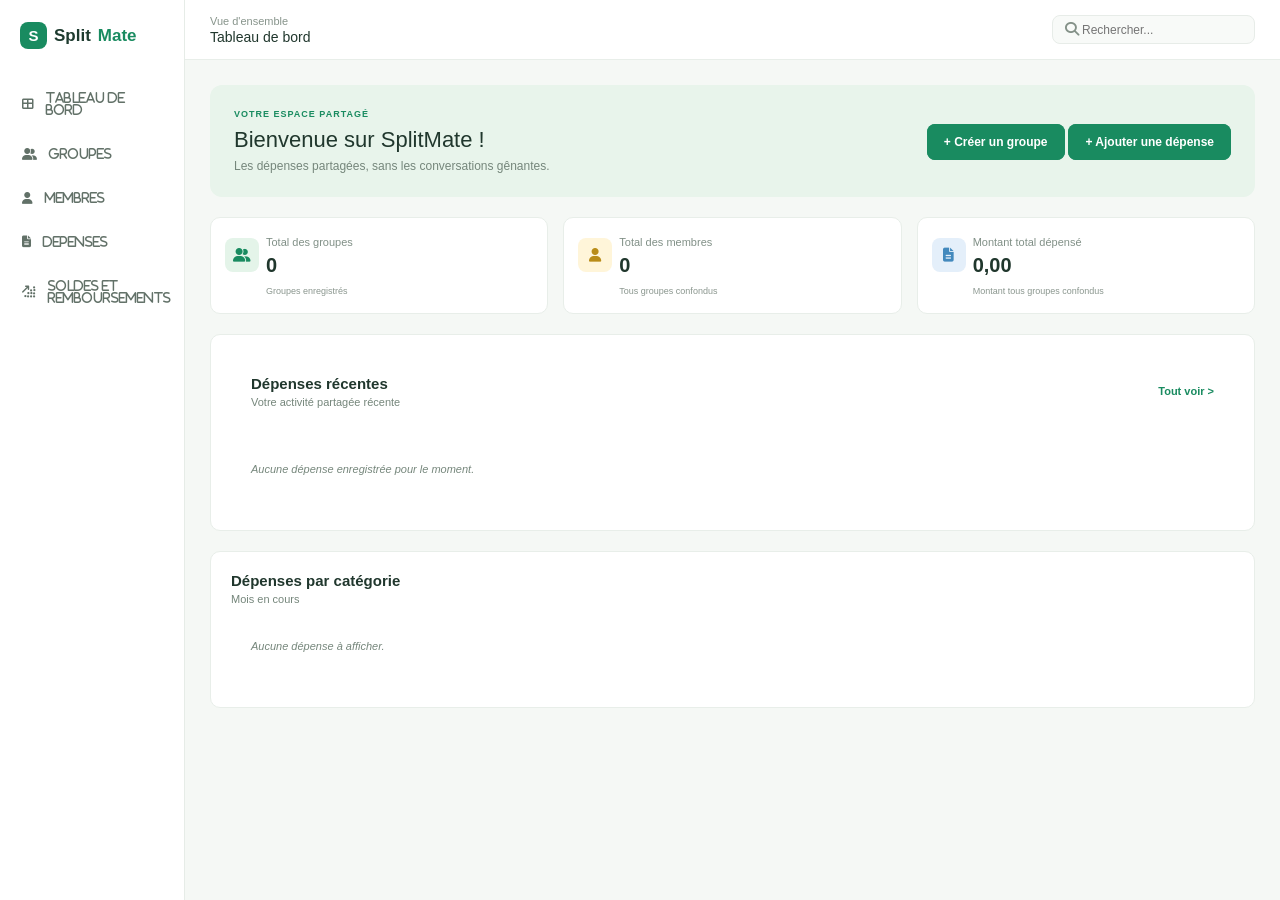
<file: index.html>
<!DOCTYPE html>
<html lang="fr">

<head>
    <meta charset="UTF-8">
    <meta name="viewport" content="width=device-width, initial-scale=1.0">
    <title>SplitMate - Tableau de bord</title>

    <link rel="stylesheet" href="css/style.css">
    <link rel="stylesheet" href="https://cdnjs.cloudflare.com/ajax/libs/font-awesome/6.7.2/css/all.min.css">
</head>

<body>
    <header id="header">
        <h1 id="logoH">Vue d'ensemble <span id="titre-page">Tableau de bord</span></h1>
        <div class="search fa-solid fa-magnifying-glass">
            <input type="search" placeholder="Rechercher..." id="search">
        </div>
    </header>

    <aside class="sidebar">
        <div id="logoA">
            <h2><small>S</small>Split<span>Mate</span></h2>
        </div>

        <div class="navigation">
            <nav>
                <a href="#Dashbord" class="items fa-solid fa-table-cells-large" data-section="Dashbord">Tableau de
                    bord</a>
                <a href="#groupes" class="items fa-solid fa-user-group" data-section="groupes">Groupes</a>
                <a href="#membres" class="items fa-solid fa-user" data-section="membres">Membres</a>
                <a href="#depenses" class="items fa-solid fa-file-lines" data-section="depenses">Depenses</a>
                <a href="#soldesReb" class="items fa-solid fa-arrow-up-right-dots" data-section="soldesReb">Soldes et
                    remboursements</a>
            </nav>
        </div>
    </aside>

    <main>
        <section id="Dashbord" class="page-section">
            <div class="hero">
                <div class="hero-text">
                    <strong>VOTRE ESPACE PARTAGÉ</strong>
                    <h3>Bienvenue sur SplitMate !</h3>
                    <p>Les dépenses partagées, sans les conversations gênantes.</p>
                </div>
                <div class="button">
                    <a href="#groupes" class="create-group" id="form-dialog">+ Créer un groupe</a>
                    <a href="#depenses" class="create-group" id="form-dialog">+ Ajouter une dépense</a>
                    <!-- <button type="button" class="create-group" id="form-dialog">+ Créer un groupe</button> -->
                    <!-- <button type="button" class="Ajouter-deponse" id="form-dialog">+ Ajouter une dépense</button> -->
                </div>
            </div>

            <div class="cards">
                <div>
                    <i class="fa-solid fa-user-group"></i>
                    <h4>Total des groupes</h4>
                    <span id="total-groupes">0</span>
                    <small>Groupes enregistrés</small>
                </div>

                <div>
                    <i class="fa-solid fa-user"></i>
                    <h4>Total des membres</h4>
                    <span id="total-membres">0</span>
                    <small>Tous groupes confondus</small>
                </div>

                <div>
                    <i class="fa-solid fa-file-lines"></i>
                    <h4>Montant total dépensé</h4>
                    <span id="total-depenses">0,00</span>
                    <small>Montant tous groupes confondus</small>
                </div>
            </div>

            <div class="Dépenses-récentes">
                <div class="part_one_main">
                    <div>
                        <h4>Dépenses récentes</h4>
                        <p>Votre activité partagée récente</p>
                    </div>
                    <a href="#depenses">Tout voir ></a>
                </div>
                <div id="depenses-recentes">
                    <!-- Les dépensesaffichées par javaScript -->
                    <p class="message-vide">Aucune dépense enregistrée pour le moment.</p>
                </div>
            </div>

            <div class="Dépenses-catégorie">
                <div>
                    <h4>Dépenses par catégorie</h4>
                    <p>Mois en cours</p>
                </div>

                <div id="depenses-par-categorie">
                    <!-- Les catégories les barres de progression par js-->
                    <p class="message-vide">Aucune dépense à afficher.</p>
                </div>
            </div>
        </section>

        <section id="groupes" class="page-section" hidden>
            <div class="part_one_main">
                <div class="description_main">
                    <p class="title-main">Groupes</p>
                    <p class="sous-title-main">Organisez les dépenses par voyage, logement ou événement.</p>
                </div>

                <div class="button-main">
                    <button type="button" class="create-group" id="Creer-groupe">+ Créer un groupe</button>
                    <select class="status" id="status">
                        <option value="">Status</option>
                        <option value="ouvert">Groupes ouverts</option>
                        <option value="cloture">Groupes clôturés</option>
                    </select>
                </div>
            </div>
            <div class="listes-cards">
                <!-- Les cartes par js-->
                <section class="listes-cards">
                    <div id="card">
                        <div>
                            <h3 id="group-name">Voyage à Lisbonne </h3>
                            <p id="group-description">Escapade estivale entre amis </p>
                        </div>
                        <div id="started-devise">
                            <div>
                                <p id="started"> Début :
                                    :</p>
                                <p id="started-info"> 12mai</p>
                            </div>
                            <div>
                                <p id="devise"> DEVISE:</p>
                                <p id="devise-info"> DH</p>
                            </div>
                        </div>

                        <div class="total">

                            <div class="total-depenses">
                                <p class="total"> </p>
                                <p class="description-total-depenses">Total des dépenses</p>
                            </div>
                        </div>
                        <div class="group-buttons">
                            <button id="modify-button"> <i class="fa-solid fa-pen-to-square"></i> </button>
                            <button id="delete-button" class="delete-button"><i class="fa-solid fa-trash-can"></i></button>
                        </div>
                    </div>
                </section>

                <p id="message-vide">Aucun groupe créé pour le moment.</p>
            </div>

            <dialog id="dialogG">
                <form id="form-groupe">
                    <div>
                        <label for="nom-groupe">Nom du groupe</label>
                        <input type="text" id="nom-groupe" name="nom" required maxlength="100">
                    </div>

                    <div>
                        <label for="description-groupe">Description</label>
                        <textarea id="description-groupe" name="description" rows="3"></textarea>
                    </div>

                    <div>
                        <label for="devise-groupe">Devise</label>
                        <select id="devise-groupe" name="devise" required>
                            <option value="">Choisir une devise</option>
                            <option value="MAD">MAD - Dirham marocain</option>
                            <option value="EUR">EUR - Euro</option>
                            <option value="USD">USD - Dollar américain</option>
                        </select>
                    </div>

                    <div>
                        <label for="date-debut-groupe">Date de début</label>
                        <input type="date" id="date-debut-groupe" name="dateDebut" required>
                    </div>

                    <div>
                        <label for="cloture-groupe">Statut</label>
                        <select id="cloture-groupe" name="cloture">
                            <option value="false">Ouvert</option>
                            <option value="true">Clôturé</option>
                        </select>
                    </div>

                    <div class="form-actions">
                        <button type="submit" id="Enregistrer-groupe">Enregistrer</button>
                        <button type="button" id="annuler-groupe">Annuler</button>   
                      <button type="button" class="button-modifier">Modifier</button> 
                    </div>
                </form>
            </dialog>
        </section>

        <section id="membres" class="page-section" hidden>
            <div class="part_one_main">
                <div class="description_main">
                    <h3 class="title-main">Membres</h3>
                    <p class="sous-title-main">Gérez les membres de vos groupes partagés.</p>
                </div>

                <div class="button">
                    <button type="button" class="ajouter-membre" id="Creer-membre">+ Ajouter un membre</button>
                </div>
            </div>
            <dialog id="dialogM">
                <form id="form-membre" method="dialog">
                    <div>
                        <label for="nom-membre">Nom</label>
                        <input type="text" id="nom-membre" name="nom" required>
                    </div>

                    <div>
                        <label for="pseudo-membre">Pseudo</label>
                        <input type="file" id="pseudo-membre" accept="image/*" required>
                        <div id="preview-image"></div>
                    </div>

                    <div>
                        <label for="groupe-membre">Groupe</label>
                        <select id="groupe-membre" name="groupeId" required>
                            <option value="">Choisir un groupe</option>
                        </select>
                    </div>

                    <div class="form-actions">
                        <button type="submit" id="enregistrer-button">Enregistrer</button>
                        <button type="button" id="Annuler-membre">Annuler</button>
               
                    </div>
                </form>
            </dialog>


            <div class="table-membres">
                <table>
                    <thead>
                        <tr>
                            <th>Membre</th>
                            <th>Pseudo</th>
                            <th>Groupe</th>
                            <th>Total payé</th>
                            <th>Solde actuel</th>
                            <th>Action</th>
                        </tr>
                    </thead>

                    <tbody id="liste-membres">
                        <tr>
                            <td colspan="6">Aucun membre enregistré pour le moment.</td>
                        </tr>
                    </tbody>
                </table>
            </div>
        </section>

        <section id="depenses" class="page-section" hidden>
            <div class="container">
                <div class="part_one_main">
                    <div class="description_main">
                        <p class="title-main">Dépenses</p>
                        <p class="sous-title-main">Suivez chaque paiement et achat partagé.</p>
                    </div>
                    <div class="button-main">
                        <div class="btn-depenses">
                            <button type="button" class="Ajouter-deponse" id="Creer-depense">+ Ajouter une
                                dépense</button>
                        </div>
                        <div class="select-main-depense">
                            <select class="select-group" id="select-group">
                                <option value="">Filtrer par groupe</option>
                            </select>

                            <select class="select-categorie" id="select-categorie">
                                <option value="">Filtrer par catégorie</option>
                                <option value="alimentation">Alimentation</option>
                                <option value="logement">Logement</option>
                                <option value="transport">Transport</option>
                                <option value="loisirs">Loisirs</option>
                                <option value="autre">Autre</option>
                            </select>

                            <select id="tri-depenses" name="tri">
                                <option value="">Trier par dates</option>
                                <option value="date-desc">Date : plus récente</option>
                                <option value="date-asc">Date : plus ancienne</option>
                            </select>
                        </div>
                    </div>
                </div>

                <dialog id="dialogD">
                    <form id="form-depense">
                        <div>
                            <label for="titre-depense">Titre</label>
                            <input type="text" id="titre-depense" name="titre" required maxlength="120"
                                placeholder="Ex. Dîner chez Alma">
                        </div>

                        <div>
                            <label for="montant-depense">Montant</label>
                            <input type="number" id="montant-depense" name="montant" min="0.01" step="0.01" required
                                placeholder="0.00">
                        </div>

                        <div>
                            <label for="categorie-depense">Catégorie</label>
                            <select id="categorie-depense" name="categorie" required>
                                <option value="">Choisir une catégorie</option>
                                <option value="alimentation">Alimentation</option>
                                <option value="logement">Logement</option>
                                <option value="transport">Transport</option>
                                <option value="loisirs">Loisirs</option>
                                <option value="autre">Autre</option>
                            </select>
                        </div>

                        <div>
                            <label for="date-depense">Date</label>
                            <input type="date" id="date-depense" name="date" required>
                        </div>

                        <div>
                            <label for="groupe-depense">Groupe</label>
                            <select id="groupe-depense" name="groupeId" required>
                                <option value="">Choisir un groupe</option>
                            </select>
                        </div>

                        <div>
                            <label for="payeur-depense">Payé par</label>
                            <select id="payeur-depense" name="payeurId" required>
                                <option value="">Choisir un payeur</option>
                            </select>
                        </div>

                        <fieldset>
                            <legend>Membres concernés</legend>
                            <div id="membres-concernes">
                                <!-- Les membres du groupe sélectionné-->
                            </div>
                        </fieldset>

                        <fieldset>
                            <legend>Répartition</legend>
                            <label>
                                <input type="radio" name="mode-repartition" value="egal" checked>
                                Parts égales
                            </label>
                            <label>
                                <input type="radio" name="mode-repartition" value="personnalise">
                                Montants personnalisés
                            </label>

                            <div id="parts-personnalisees">
                                <!-- Les champs de parts personnalisées seront affichés ici. -->
                            </div>
                        </fieldset>

                        <div class="form-actions">
                            <button type="submit" id="enregistrer-depenses">Enregistrer la dépense</button>
                            <button type="button" id="annuler-depense">Annuler</button>
                        </div>
                    </form>
                </dialog>

                <section class="table-depenses">
                    <table>
                        <thead>
                            <tr>
                                <th>Dépense</th>
                                <th>Catégorie</th>
                                <th>Groupe</th>
                                <th>Payé par</th>
                                <th>Date</th>
                                <th>Montant</th>
                                <th>Action</th>
                            </tr>
                        </thead>

                        <tbody id="liste-depenses">
                            <!-- Les dépenses seront affichées ici par JavaScript. -->
                            <tr>
                                <td colspan="7">Aucune dépense enregistrée pour le moment.</td>
                            </tr>
                        </tbody>
                    </table>

                    <p id="message-aucun-resultat" hidden>
                        Aucune dépense ne correspond aux critères.
                    </p>
                </section>
            </div>
        </section>

        <section id="soldesReb" class="page-section" hidden>
            <div class="description_main">
                <h3 class="title-main">Soldes</h3>
                <p class="sous-title-main">Voyez qui doit quoi et réglez les comptes en toute sérénité.</p>
            </div>

            <div class="table">
                <!-- <h4>Soldes des membres</h4>
                <span>Calculés sur les groupes actifs</span> -->

                <table>
                    <thead>
                        <tr>
                            <th>Membre</th>
                            <th>Total payé</th>
                            <th>Total dû</th>
                            <th>Solde net</th>
                            <th>Statut</th>
                        </tr>
                    </thead>

                    <tbody id="liste-soldes">
                        <!-- Les soldes calculés et affichés parjs 
                           <tr>
                    <td>ccccc</td>
                    <td>4r3</td>
                    <td>444</td>
                    <td>234</td>
                    <td>debiteur</td>
                </tr> -->
                        <tr>
                            <td colspan="5">Aucun solde à afficher.</td>
                        </tr>
                    </tbody>
                </table>
            </div>

            <div class="description_main">
                <h5 class="title-main">Remboursements suggérés</h5>
                <p class="sous-title-main">La façon la plus simple de régler les soldes</p>
            </div>
            <div class="liste-reboursements">

                <ul id="liste-remboursements">
                    <!-- Les remboursements affichépar js
                      <li>
                            <div>
                                <p>meriem doit 10$ a oussama</p>
                                <strong>10$ Montant</strong>
                                 <button type="submit">marquer comme terminer</button>
                            </div>
                        </li>-->
                    <p class="message-vide">Aucun remboursement à effectuer</p>
                </ul>
            </div>
        </section>
    </main>
    <script type="module" src="js/main.js"></script>
    <script type="module" src="js/groupes.js"></script>
    <script type="module" src="js/membres.js"></script>
    <script type="module" src="js/depenses.js"></script>

</html>
</file>
<file: css/style.css>
* {
    margin: 0;
    padding: 0;
    box-sizing: border-box;
    font-family: Arial, sans-serif;
}

:root {
    --primary-color: #198b60;
    --primary-light: #e8f4eb;
    --bg-color: #f5f8f5;
    --text-color: #20372d;
    --text-muted: #75867b;
    --border-color: #e8eee9;
    --card-bg: #ffffff;
}

body {
    background: var(--bg-color);
    color: var(--text-color);
    font-size: 14px;
}


#header {
    position: fixed;
    top: 0;
    left: 185px;
    right: 0;
    height: 60px;
    background: var(--card-bg);
    border-bottom: 1px solid var(--border-color);
    display: flex;
    justify-content: space-between;
    align-items: center;
    padding: 0 25px;
    z-index: 1000;
}

#logoH {
    display: flex;
    flex-direction: column;
    gap: 2px;
    font-size: 11px;
    font-weight: normal;
    color: #87948b;
}

#logoH span {
    font-size: 14px;
    font-weight: 500;
    color: var(--text-color);
}

.search {
    display: flex;
    align-items: center;
    gap: 8px;
    background: #f8faf8;
    border: 1px solid #e7ece8;
    padding: 6px 12px;
    border-radius: 8px;
    color: #849188;
}

#search {
    width: 160px;
    border: none;
    outline: none;
    background: transparent;
    font-size: 12px;
}


.sidebar {
    position: fixed;
    top: 0;
    left: 0;
    width: 185px;
    height: 100vh;
    background: var(--card-bg);
    border-right: 1px solid #e6ece7;
    padding: 22px 12px;
    z-index: 1001;
}

#logoA {
    margin: 0 8px 30px;
}

#logoA h2 {
    display: flex;
    align-items: center;
    gap: 7px;
    font-size: 17px;
    color: #1e3b2f;
}

#logoA small {
    display: inline-flex;
    align-items: center;
    justify-content: center;
    width: 27px;
    height: 27px;
    background: var(--primary-color);
    color: white;
    border-radius: 8px;
    font-size: 15px;
}

#logoA span {
    color: var(--primary-color);
}

.navigation nav {
    display: flex;
    flex-direction: column;
    gap: 6px;
}

.navigation nav a {
    display: flex;
    align-items: center;
    font-size: 12px;
    gap: 12px;
    padding: 13px 10px;
    border-radius: 8px;
    text-decoration: none;
    color: #627168;
    transition: background 0.2s, color 0.2s;
}

.navigation nav a:hover,
.navigation nav a.active {
    background: var(--primary-light);
    color: var(--primary-color);
}


main {
    margin-left: 185px;
    padding: 85px 25px 25px;
    min-height: 100vh;
}

main section {
    display: flex;
    flex-direction: column;
    gap: 20px;
}

main .page-section[hidden] {
    display: none !important;
}

.hero {
    position: relative;
    background: var(--primary-light);
    border-radius: 12px;
    padding: 24px;
    display: flex;
    justify-content: space-between;
    align-items: center;
    flex-wrap: wrap;
    gap: 15px;
}

.hero-text strong {
    display: block;
    font-size: 9px;
    letter-spacing: 1px;
    color: var(--primary-color);
    margin-bottom: 8px;
}

.hero-text h3 {
    font-size: 22px;
    font-weight: 500;
    margin-bottom: 6px;
}

.hero-text p {
    font-size: 12px;
    color: var(--text-muted);
}

.hero a,
.button-main button,
.ajouter-membre {
    padding: 10px 16px;
    text-decoration: none;
    border: 1px solid var(--primary-color);
    border-radius: 8px;
    font-size: 12px;
    font-weight: 600;
    background: var(--primary-color);
    color: white;
}

.btn-depenses button {
    position: relative;
    left: 60%;
}

.cards {
    display: grid;
    grid-template-columns: repeat(auto-fit, minmax(220px, 1fr));
    gap: 15px;
}

.cards div {
    position: relative;
    background: var(--card-bg);
    border: 1px solid var(--border-color);
    border-radius: 10px;
    padding: 18px 16px 16px 55px;
}

.cards div i {
    position: absolute;
    left: 14px;
    top: 20px;
    display: flex;
    justify-content: center;
    align-items: center;
    width: 34px;
    height: 34px;
    background: #e4f4e9;
    color: var(--primary-color);
    border-radius: 8px;
    font-size: 14px;
}

.cards div:nth-child(2) i {
    background: #fff5d9;
    color: #b98c18;
}

.cards div:nth-child(3) i {
    background: #e4effa;
    color: #4389bd;
}

.cards h4 {
    font-size: 11px;
    font-weight: normal;
    color: #819087;
    margin-bottom: 6px;
}

.cards span {
    display: block;
    font-size: 20px;
    font-weight: bold;
    color: var(--text-color);
    margin-bottom: 4px;
}

.cards small {
    font-size: 9px;
    color: #8a968e;
}

.Dépenses-récentes,
.Dépenses-catégorie,
.liste-reboursements {
    background: var(--card-bg);
    border: 1px solid var(--border-color);
    border-radius: 10px;
    padding: 20px;
}

.Dépenses-récentes h4,
.Dépenses-catégorie h4,
.liste-reboursements h5 {
    font-size: 15px;
    font-weight: 600;
    margin-bottom: 4px;
}

.Dépenses-récentes p,
.Dépenses-catégorie p,
.liste-reboursements p {
    font-size: 11px;
    color: var(--text-muted);
    margin-bottom: 15px;
}

.Dépenses-récentes a {
    display: inline-block;
    margin-top: 10px;
    text-decoration: none;
    color: var(--primary-color);
    font-size: 11px;
    font-weight: 600;
}
#Dashbord{
    margin-top: 0;
}
#groupes,
#membres,
#depenses,
#soldes,
#soldesReb {
    display: flex;
    justify-content: space-between;
    flex-wrap: wrap;
    gap: 15px;
    padding: 20px;
    margin-top: 20px;
    border-radius: 10px;
    border: 1px solid var(--border-color);
}

.part_one_main {
    display: flex;
    justify-content: space-between;
    flex-wrap: wrap;
    gap: 15px;
    padding: 20px;
}

.description_main .title-main {
    font-size: 18px;
    font-weight: bold;
}

.description_main .sous-title-main {
    font-size: 12px;
    color: var(--text-muted);
    margin-top: 3px;
}

.button-main {
    display: flex;
    flex-direction: column;
    gap: 12px;
}

.status,
select {
    padding: 8px 12px;
    border: 1px solid var(--border-color);
    border-radius: 6px;
    background: white;
    font-size: 12px;
    outline: none;
    cursor: pointer;
}

.listes-cards {
    display: grid;
    grid-template-columns: repeat(auto-fill, minmax(280px, 1fr));
    background: var(--card-bg);
    gap: 20px;
}

#card {
    background: var(--card-bg);
    box-shadow: 0 2px 4px rgba(0, 0, 0, 0.02);
    padding: 16px;
    display: flex;
    flex-direction: column;
    justify-content: space-between;
    gap: 15px;
    border-radius: 10px;
    border: 1px solid var(--border-color);
}

#card #group-name {
    font-size: 15px;
    font-weight: 600;
}

#card #group-description {
    font-size: 11px;
    color: var(--text-muted);
    margin-top: 2px;
}

#started-devise {
    display: flex;
    gap: 30px;
}

#started,
#devise {
    color: var(--text-muted);
    font-size: 10px;
    text-transform: uppercase;
}

#started-info,
#devise-info {
    font-weight: bold;
    font-size: 12px;
}

.members-total {
    display: flex;
    justify-content: space-between;
    align-items: center;
    border-top: 1px solid var(--border-color);
    border-bottom: 1px solid var(--border-color);
    padding: 10px 0;
}

.members {
    color: var(--text-muted);
    font-size: 11px;
}

.total {
    font-weight: bold;
    font-size: 14px;
}

.description-total-depenses {
    color: var(--text-muted);
    font-size: 9px;
}

.group-buttons {
    display: flex;
    gap: 8px;
    justify-content: flex-end;
}

#card-button,
#delete-button {
    background: #f8faf8;
    border: 1px solid var(--border-color);
    width: 32px;
    height: 32px;
    border-radius: 6px;
    cursor: pointer;
    display: flex;
    align-items: center;
    justify-content: center;
    color: var(--text-muted);
}

#card-button:hover {
    color: var(--primary-color);
    background: var(--primary-light);
}

#delete-button:hover {
    color: #e53e3e;
    background: #fff5f5;
}

.table-membres,
.table-depenses,
.table {
    background: var(--card-bg);
    border: 1px solid var(--border-color);
    border-radius: 10px;
    padding: 20px;
    overflow-x: auto;
}

table {
    width: 100%;
    border-collapse: collapse;
    text-align: left;
    font-size: 12px;
}

th {
    color: var(--text-muted);
    font-weight: 600;
    padding: 12px 10px;
    border-bottom: 1px solid var(--border-color);
    font-size: 10px;
    text-transform: uppercase;
    letter-spacing: 0.5px;
}

td {
    padding: 14px 10px;
    border-bottom: 1px solid #f2f5f3;
}

form {
    display: flex;
    flex-direction: column;
    gap: 15px;
    margin-top: 15px;
}

form label {
    font-size: 11px;
    font-weight: 600;
    margin-bottom: 5px;
    display: block;
}

form input,
form textarea,
form select,
form textarea {
    width: 100%;
    padding: 10px;
    border: 1px solid var(--border-color);
    border-radius: 6px;
    font-size: 12px;
    outline: none;
}

.form-actions {
    display: flex;
    gap: 10px;
    margin-top: 10px;
}

.form-actions button[type="submit"] {
    background: var(--primary-color);
    color: white;
    border: none;
    padding: 10px 20px;
    border-radius: 6px;
    font-weight: 600;
    cursor: pointer;
}

.form-actions button[type="button"] {
    background: #edf2f7;
    color: #4a5568;
    border: none;
    padding: 10px 20px;
    border-radius: 6px;
    font-weight: 600;
    cursor: pointer;
}

.message-vide {
    color: var(--text-muted);
    padding: 20px;
    font-style: italic;
}

dialog::backdrop {
    background-color: rgba(0, 0, 0, 0.6);
}

#dialogM,
#dialogG,
#dialogD {
    padding: 30px;
    border-radius: 10px;
    border: none;
    margin: auto;
    /* box-shadow: 0px 0px 20px rgba(0, 0, 0, 0.6); */

}

.btn-delete {
    color: red;
    border: none;
    background: none;
}

.btn-modifier {
    color: green;
    border: none;
    background: none;
}

@media screen and (max-width: 768px) {

    body {
        font-size: 13px;
        overflow-x: hidden;
    }

    .sidebar {
        position: fixed;
        top: 0;
        left: 0;
        width: 68px;
        height: 100vh;
        padding: 20px 8px;
        background: #ffffff;
        border-right: 1px solid var(--border-color);
        box-shadow: 2px 0 12px rgba(0, 0, 0, 0.04);
        z-index: 1001;
    }

    #logoA {
        display: none;
    }

    .navigation nav {
        display: flex;
        flex-direction: column;
        align-items: center;
        gap: 14px;
    }

    .navigation nav a {
        width: 46px;
        height: 46px;
        padding: 0;
        display: flex;
        justify-content: center;
        align-items: center;
        border-radius: 12px;
        font-size: 0;
        gap: 0;
        white-space: nowrap;
        overflow: hidden;
        transition: 0.3s ease;
    }

    .navigation nav a::before {
        font-family: "Font Awesome 6 Free";
        font-weight: 900;
        font-size: 19px;
        display: inline-block;

    }

    .navigation nav a.active {
        background: var(--primary-color);
        color: white;
        box-shadow: 0 4px 10px rgba(25, 139, 96, 0.2);
    }

    .navigation nav a:hover {
        background: var(--primary-light);
        color: var(--primary-color);
    }

    #header {
        position: fixed;
        top: 0;
        left: 68px;
        right: 0;
        height: 60px;
        padding: 0 15px;
        background: white;
        box-shadow: 0 2px 10px rgba(0, 0, 0, 0.03);
        z-index: 1000;
    }

    #logoH {
        font-size: 9px;
    }

    #logoH span {
        font-size: 12px;
    }

    .search {
        padding: 7px 10px;
        border-radius: 10px;
        gap: 5px;
    }

    #search {
        width: 75px;
        font-size: 11px;
    }


    main {
        margin-left: 68px;
        width: 100%;
        padding: 80px 12px 25px;
        min-height: 100vh;
    }

    main section {
        display: flex;
        flex-direction: column;
        gap: 15px;
    }

    .hero {
        padding: 18px;
        border-radius: 15px;
        flex-direction: column;
        align-items: flex-start;
        gap: 15px;
    }

    .hero-text strong {
        font-size: 9px;
    }

    .hero-text h3 {
        font-size: 18px;
        line-height: 1.4;
    }

    .hero-text p {
        font-size: 11px;
        line-height: 1.6;
    }

    .hero a {
        width: 100%;
        text-align: center;
        padding: 12px;
        border-radius: 10px;
    }

    .cards {
        grid-template-columns: 1fr;
        gap: 12px;
    }

    .cards div {
        border-radius: 14px;
        padding: 18px 15px 16px 58px;
        box-shadow: 0 3px 12px rgba(0, 0, 0, 0.025);
    }

    .cards div i {
        width: 35px;
        height: 35px;
        border-radius: 10px;
    }

    .cards h4 {
        font-size: 11px;
    }

    .cards span {
        font-size: 21px;
    }

    .Dépenses-récentes,
    .Dépenses-catégorie,
    .liste-reboursements {
        width: 100%;
        padding: 16px;
        border-radius: 14px;
        box-shadow: 0 3px 12px rgba(0, 0, 0, 0.025);
    }

    .Dépenses-récentes h4,
    .Dépenses-catégorie h4,
    .liste-reboursements h5 {
        font-size: 14px;
    }

    #groupes,
    #membres,
    #depenses,
    #soldes,
    #soldesReb {
        display: flex;
        flex-direction: column;
        width: 100%;
        padding: 14px;
        gap: 14px;
        margin-top: 12px;
        border-radius: 14px;
        background: white;
    }

    .part_one_main {
        flex-direction: column;
        padding: 14px;
        gap: 12px;
    }

    .description_main {
        width: 100%;
    }

    .description_main .title-main {
        font-size: 16px;
    }

    .description_main .sous-title-main {
        font-size: 11px;
        line-height: 1.5;
    }

    .button-main {
        width: 100%;
        gap: 9px;
    }

    .button-main button {
        width: 100%;
        padding: 12px;
        border-radius: 9px;
    }

    .btn-depenses button {
        left: 0;
    }

    .ajouter-membre {
        width: 100%;
        text-align: center;
    }

    .listes-cards {
        grid-template-columns: 1fr;
        gap: 12px;
    }

    #card {
        width: 100%;
        padding: 16px;
        border-radius: 14px;
        box-shadow: 0 3px 12px rgba(0, 0, 0, 0.025);
    }

    #card #group-name {
        font-size: 14px;
    }

    #card #group-description {
        font-size: 11px;
    }

    #started-devise {
        gap: 18px;
        flex-wrap: wrap;
    }

    .members-total {
        padding: 12px 0;
    }

    .group-buttons {
        justify-content: flex-end;
    }

    .table-membres,
    .table-depenses,
    .table {
        width: 100%;
        padding: 12px;
        overflow-x: auto;
        border-radius: 12px;
    }

    table {
        min-width: 520px;
        font-size: 11px;
    }

    th {
        padding: 12px 9px;
        font-size: 10px;
    }

    td {
        padding: 13px 9px;
    }

    form {
        width: 100%;
        gap: 12px;
    }

    form input,
    form textarea,
    form select {
        width: 100%;
        padding: 12px;
        border-radius: 9px;
        font-size: 13px;
    }

    .form-actions {
        display: flex;
        flex-wrap: wrap;
        gap: 8px;
    }

    .form-actions button {
        flex: 1;
        padding: 12px;
        border-radius: 9px;
    }

    #dialogM,
    #dialogG,
    #dialogD {
        width: 90%;
        max-width: 450px;
        max-height: 85vh;
        overflow-y: auto;
        padding: 20px;
        border-radius: 15px;
    }

}

@media screen and (max-width: 380px) {

    .sidebar {
        width: 58px;
        padding: 15px 5px;
    }

    .navigation nav a {
        width: 42px;
        height: 42px;
    }

    #header {
        left: 58px;
        padding: 0 8px;
    }

    main {
        margin-left: 58px;
        width: (100% );
        padding-left: 9px;
        padding-right: 9px;
    }

    #search {
        width: 60px;
    }

    .cards span {
        font-size: 19px;
    }

}
</file>
